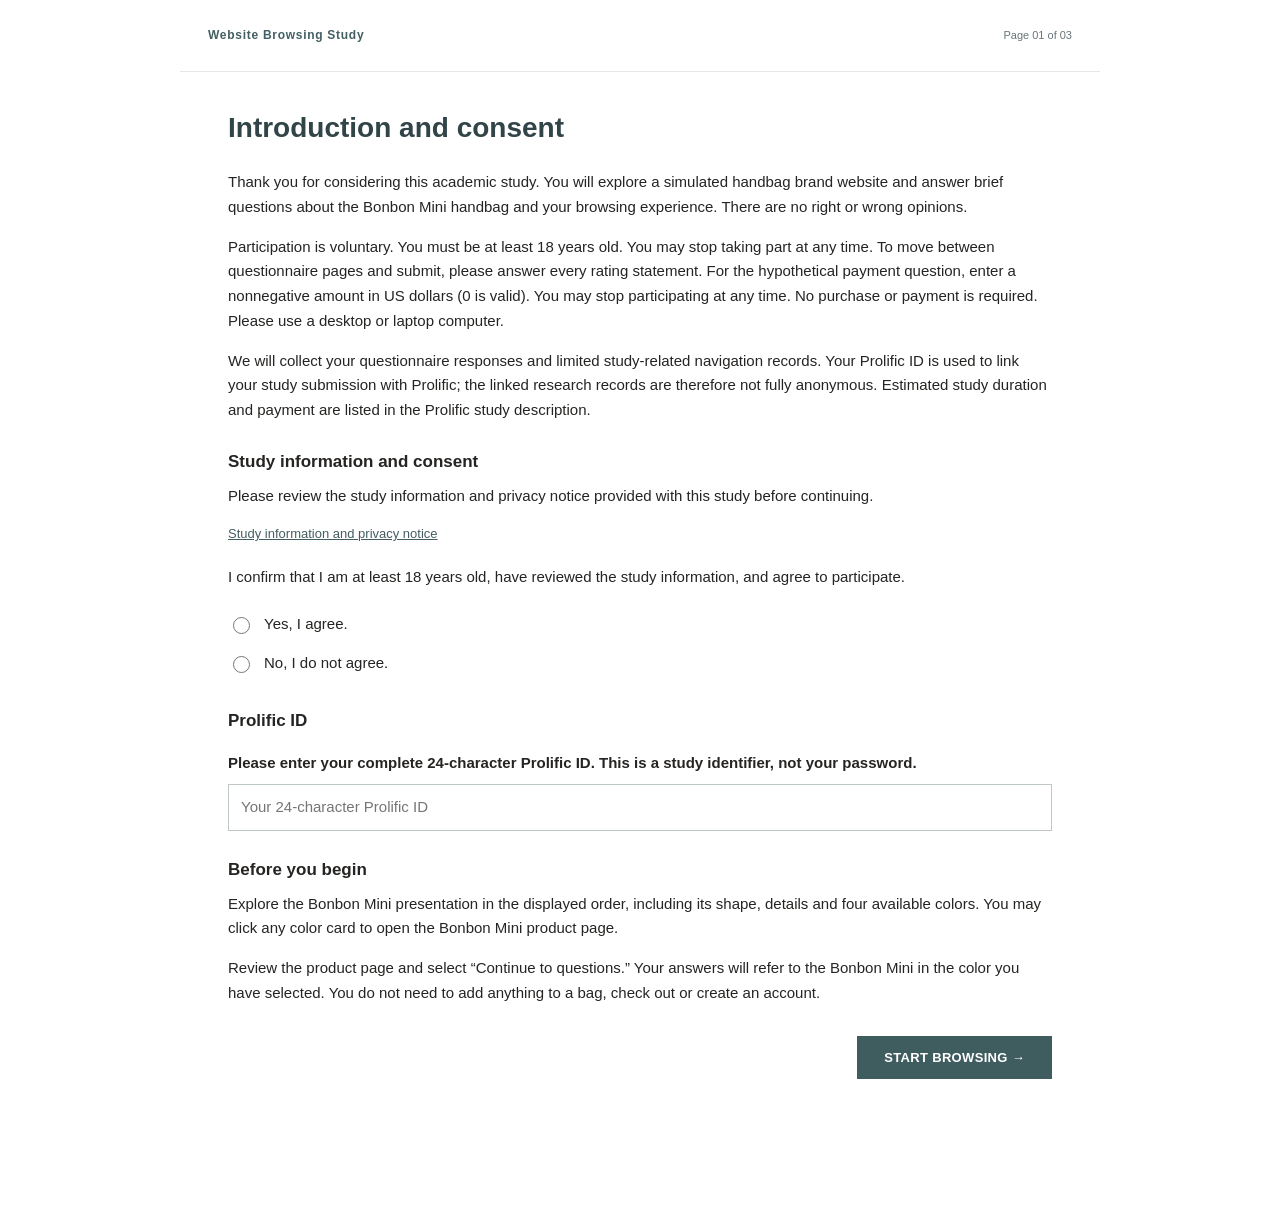
<file: index.html>
<!doctype html>
<html lang="en">
<head>
<meta charset="utf-8"><meta name="viewport" content="width=device-width,initial-scale=1">
<meta name="color-scheme" content="light"><meta name="robots" content="noindex,nofollow">
<meta name="study-protocol" content="ameline-pilot2-pl1-pl3-20261017-p01">
<meta name="entry-update" content="integrated-ab-idfix-20261019-04">
<title>Website Browsing Study</title>
<link rel="stylesheet" href="css/main.css?v=integrated-ab-idfix-20261019-04">
<script>
// No backend request is sent by this loader. It reports missing/mixed static files.
(function(){
 const failed=[];
 window.addEventListener('error',function(e){if(e.target&&e.target.tagName==='SCRIPT')failed.push(e.target.getAttribute('src')||'script');},true);
 window.addEventListener('load',function(){
  // The application diagnostics is the final init marker; do not send or display credentials.
  if(typeof window.STUDY_DIAGNOSTICS==='function'&&window.STUDY_DIAGNOSTICS().entryRevision==='integrated-ab-idfix-20261019-04')return;
  const app=document.getElementById('app');if(!app)return;
  app.replaceChildren();
  const main=document.createElement('main');main.style.cssText='max-width:900px;margin:50px auto;padding:24px;font:17px/1.7 system-ui';
  const h=document.createElement('h1');h.textContent='The website update is incomplete';main.append(h);
  const p=document.createElement('p');p.textContent='Some website files could not be loaded or belong to another update. Please contact the researcher. This is not evidence of a database failure.';main.append(p);
  const a=document.createElement('a');a.href='deployment-check.html';a.textContent='Researcher: check the upload';main.append(a);
  if(failed.length){const pre=document.createElement('pre');pre.style.whiteSpace='pre-wrap';pre.textContent='Files not loaded: '+failed.join(', ');main.append(pre);}
  app.append(main);
 });
})();
</script>
<script defer src="config.js?v=integrated-ab-idfix-20261019-04"></script>
<script defer src="js/content.js?v=integrated-ab-idfix-20261019-04"></script>
<script defer src="js/questions.js?v=integrated-ab-idfix-20261019-04"></script>
<script defer src="js/trace.js?v=integrated-ab-idfix-20261019-04"></script>
<script defer src="js/store.js?v=integrated-ab-idfix-20261019-04"></script>
<script defer src="js/study.js?v=integrated-ab-idfix-20261019-04"></script>
</head>
<body><div id="app"><p style="margin:40px">Loading the study interface…</p></div><noscript>Please enable JavaScript to use this study, or contact the researcher.</noscript></body>
</html>
</file>
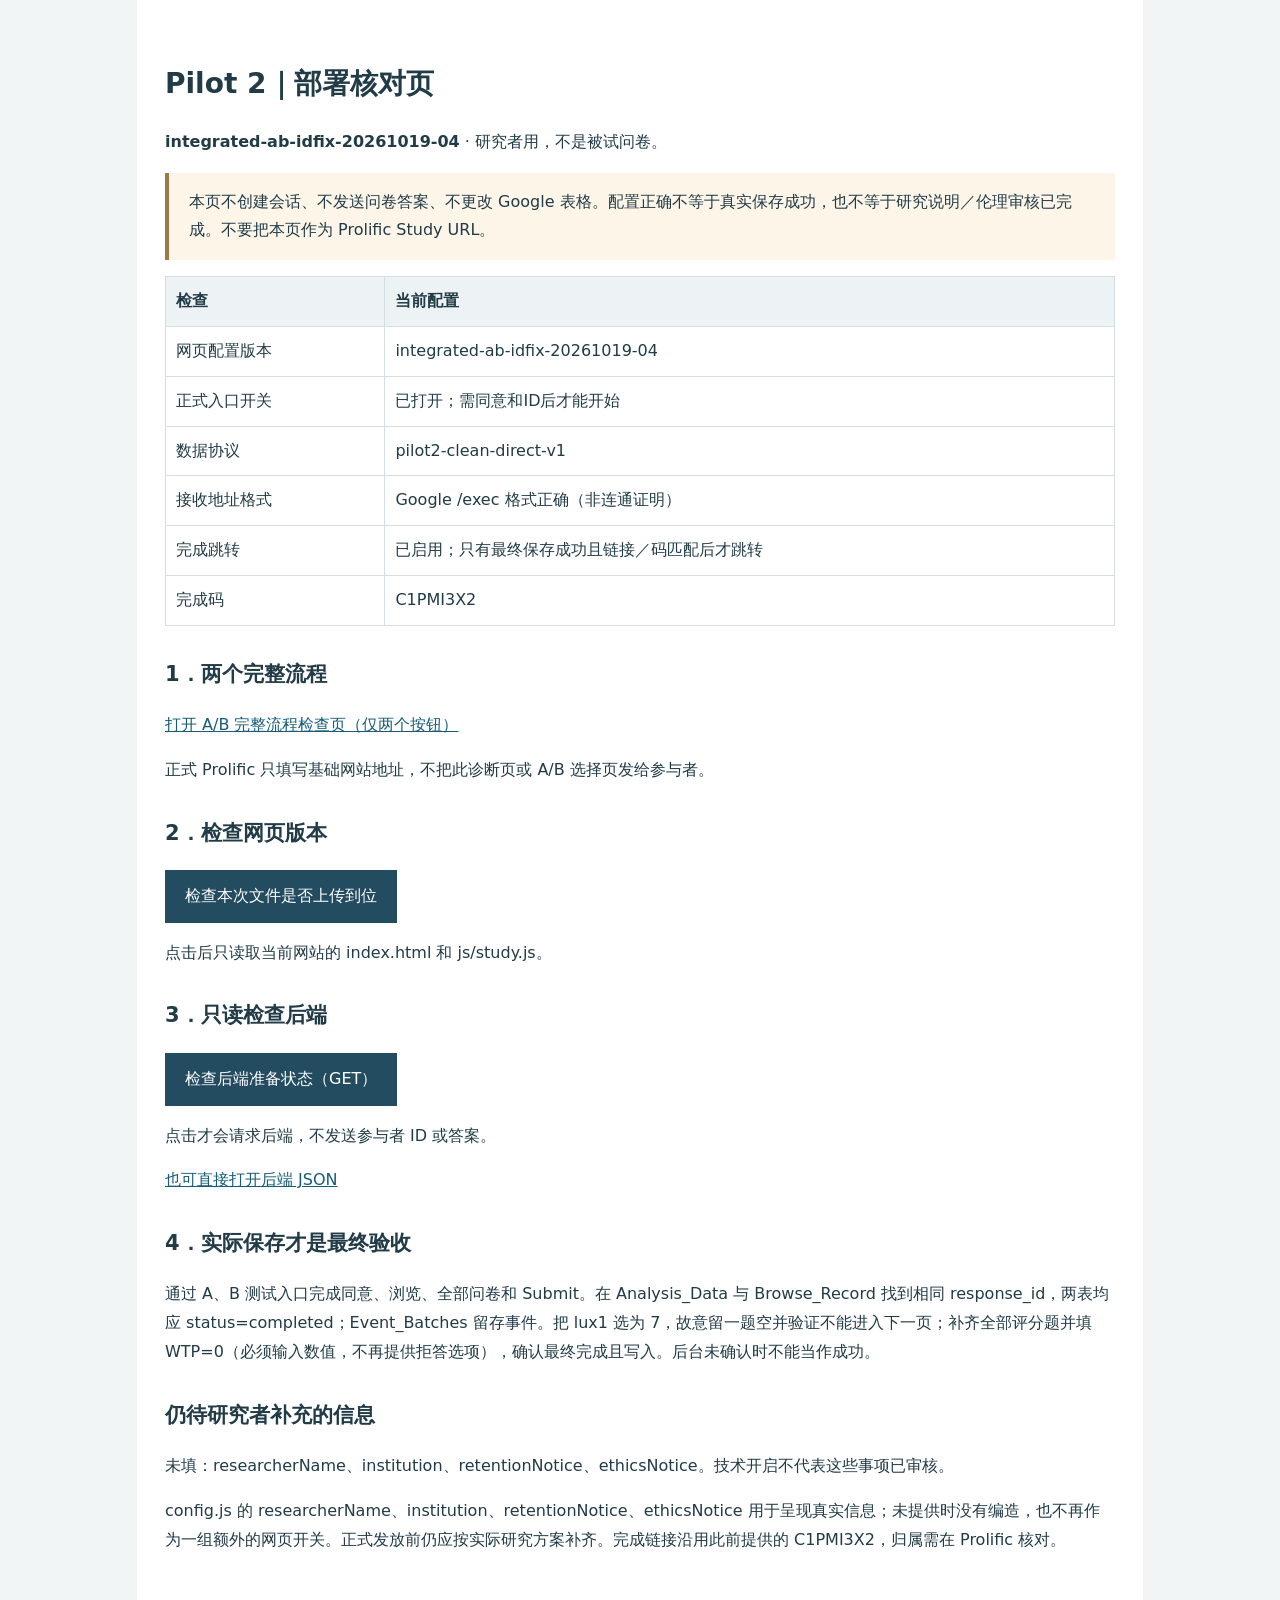
<file: deployment-check.html>
<!doctype html><html lang="zh-CN"><head><meta charset="utf-8"><meta name="viewport" content="width=device-width,initial-scale=1"><meta name="robots" content="noindex,nofollow"><title>Pilot 2 · 部署核对</title>
<style>body{margin:0;background:#f2f5f6;color:#213b47;font:16px/1.8 system-ui,-apple-system,"Microsoft YaHei",sans-serif}main{max-width:950px;margin:auto;padding:40px 28px 60px;background:white}h1{font-size:28px}h2{font-size:21px;margin-top:30px}table{border-collapse:collapse;width:100%}th,td{border:1px solid #d4dfe4;padding:10px;text-align:left;overflow-wrap:anywhere}th{background:#edf3f5}pre{padding:18px;background:#f3f6f7;white-space:pre-wrap;word-break:break-word}a{color:#175c78}button{padding:12px 20px;border:0;background:#244c60;color:white;font:inherit;cursor:pointer}.note{background:#fcf5e8;padding:15px 20px;border-left:4px solid #9e7942}.ok{color:#226049}.bad{color:#983f37}.links{display:flex;gap:16px;flex-wrap:wrap}</style>
<script src="config.js?v=integrated-ab-idfix-20261019-04"></script></head><body><main>
<h1>Pilot 2｜部署核对页</h1><p><b id="patch">integrated-ab-idfix-20261019-04</b> · 研究者用，不是被试问卷。</p>
<p class="note">本页不创建会话、不发送问卷答案、不更改 Google 表格。配置正确不等于真实保存成功，也不等于研究说明／伦理审核已完成。不要把本页作为 Prolific Study URL。</p>
<table><thead><tr><th>检查</th><th>当前配置</th></tr></thead><tbody id="config-state"></tbody></table>
<h2>1．两个完整流程</h2><p><a href="preview.html">打开 A/B 完整流程检查页（仅两个按钮）</a></p><p>正式 Prolific 只填写基础网站地址，不把此诊断页或 A/B 选择页发给参与者。</p><h2>2．检查网页版本</h2><button id="check-files">检查本次文件是否上传到位</button><p id="file-result">点击后只读取当前网站的 index.html 和 js/study.js。</p>
<h2>3．只读检查后端</h2><button id="check-api">检查后端准备状态（GET）</button><p id="api-result">点击才会请求后端，不发送参与者 ID 或答案。</p><p><a id="open-api" target="_blank" rel="noopener">也可直接打开后端 JSON</a></p><pre id="api-summary" hidden></pre>
<h2>4．实际保存才是最终验收</h2><p>通过 A、B 测试入口完成同意、浏览、全部问卷和 Submit。在 Analysis_Data 与 Browse_Record 找到相同 response_id，两表均应 status=completed；Event_Batches 留存事件。把 lux1 选为 7，故意留一题空并验证不能进入下一页；补齐全部评分题并填 WTP=0（必须输入数值，不再提供拒答选项），确认最终完成且写入。后台未确认时不能当作成功。</p>
<h2>仍待研究者补充的信息</h2><p id="research-warning"></p><p>config.js 的 researcherName、institution、retentionNotice、ethicsNotice 用于呈现真实信息；未提供时没有编造，也不再作为一组额外的网页开关。正式发放前仍应按实际研究方案补齐。完成链接沿用此前提供的 C1PMI3X2，归属需在 Prolific 核对。</p>
<script>
(function(){
'use strict';
const cfg=window.STUDY_CONFIG||{},rev='integrated-ab-idfix-20261019-04';
const match=/^https:\/\/script\.google\.com\/macros\/s\/[A-Za-z0-9_-]+\/exec$/.test(cfg.apiUrl||'');
const rows=[['网页配置版本',cfg.entryRevision===rev?rev:'不匹配／未加载：请替换根目录 config.js'],['正式入口开关',cfg.collectionEnabled===true?'已打开；需同意和ID后才能开始':'已暂停（不影响 ?test=1）'],['数据协议',cfg.dataSchema||'缺失'],['接收地址格式',match?'Google /exec 格式正确（非连通证明）':'未填写或格式不正确'],['完成跳转',cfg.completionRedirectEnabled===true?'已启用；只有最终保存成功且链接／码匹配后才跳转':'未启用'],['完成码',cfg.completionCode||'未提供']];
const tb=document.getElementById('config-state');for(const r of rows){const tr=document.createElement('tr');for(const v of r){const td=document.createElement('td');td.textContent=v;tr.append(td);}tb.append(tr);}
const missing=['researcherName','institution','retentionNotice','ethicsNotice'].filter(k=>!String(cfg[k]||'').trim());document.getElementById('research-warning').textContent=missing.length?'未填：'+missing.join('、')+'。技术开启不代表这些事项已审核。':'相关文字已填写，但本页不验证真实性或审批。';
const direct=document.getElementById('open-api');if(match)direct.href=cfg.apiUrl;else direct.hidden=true;
async function read(url){const c=new AbortController(),t=setTimeout(()=>c.abort(),15000);try{const r=await fetch(url,{method:'GET',credentials:'omit',cache:'no-store',signal:c.signal});if(!r.ok)throw Error('HTTP '+r.status);return r;}finally{clearTimeout(t);}}
document.getElementById('check-files').onclick=async function(){const out=document.getElementById('file-result');this.disabled=true;out.textContent='读取中…';try{const [a,b]=await Promise.all([read('index.html?check='+Date.now()).then(r=>r.text()),read('js/study.js?check='+Date.now()).then(r=>r.text())]);if(cfg.entryRevision!==rev||!a.includes('content="'+rev+'"')||!b.includes("const ENTRY_REVISION='"+rev+"';"))throw Error('存在旧文件或上传位置不同');out.textContent='已读到本次 index.html、config.js、js/study.js 的版本标记。接下来测试完整写表。';out.className='ok';}catch(e){out.textContent='未确认文件版本：'+e.message+'。请确保根目录 index.html/config.js 与 js/study.js 来自同一包。';out.className='bad';}finally{this.disabled=false;}};
document.getElementById('check-api').onclick=async function(){const out=document.getElementById('api-result'),pre=document.getElementById('api-summary');this.disabled=true;pre.hidden=true;out.textContent='正在只读检查（最多约15秒）…';try{if(!match)throw Error('无有效 /exec 配置');const j=await(await read(cfg.apiUrl)).json();const summary={ok:j.ok,ready:j.ready,required_policy:j.required_policy,service_revision:j.service_revision,pid_policy:j.pid_policy,performance_patch:j.performance_patch,backend_package:j.backend_package,data_schema:j.data_schema,data_namespace:j.data_namespace,target_sheet_matches:j.target_sheet_matches,write_mode:j.write_mode,columns:j.columns,expected_pl:j.expected_pl};pre.textContent=JSON.stringify(summary,null,2);pre.hidden=false;const ok=j.ok===true&&j.ready===true&&j.service_revision==='integrated-ab-20261019-03'&&j.pid_policy==='prolific-24char-v1'&&j.performance_patch==='per-session-write-v1'&&j.required_policy==='wtp-numeric-required-20261019-02'&&j.backend_package===cfg.backendPackage&&j.data_schema===cfg.dataSchema&&j.target_sheet_matches===true&&j.write_mode==='direct_separate_tables'&&j.columns&&j.columns.Analysis_Data===24&&j.columns.Browse_Record===20&&j.columns.Event_Batches===8&&JSON.stringify(j.expected_pl)==='[1,3]';out.textContent=ok?'准备状态匹配；这仍不是实际问卷保存验收。':'已取得响应，但版本／准备状态不完全匹配。核对原项目的活动部署，不删除数据。';out.className=ok?'ok':'bad';}catch(e){out.textContent='本页未取得可核对的响应。可能是访问权限、跨域读取限制、网络或服务延迟；不能仅凭此断言数据库坏了。请使用上方“直接打开后端 JSON”，并测试问卷。'+(e.name==='AbortError'?'（本次读取已超时）':'');out.className='bad';}finally{this.disabled=false;}};
})();
</script></main></body></html>
</file>
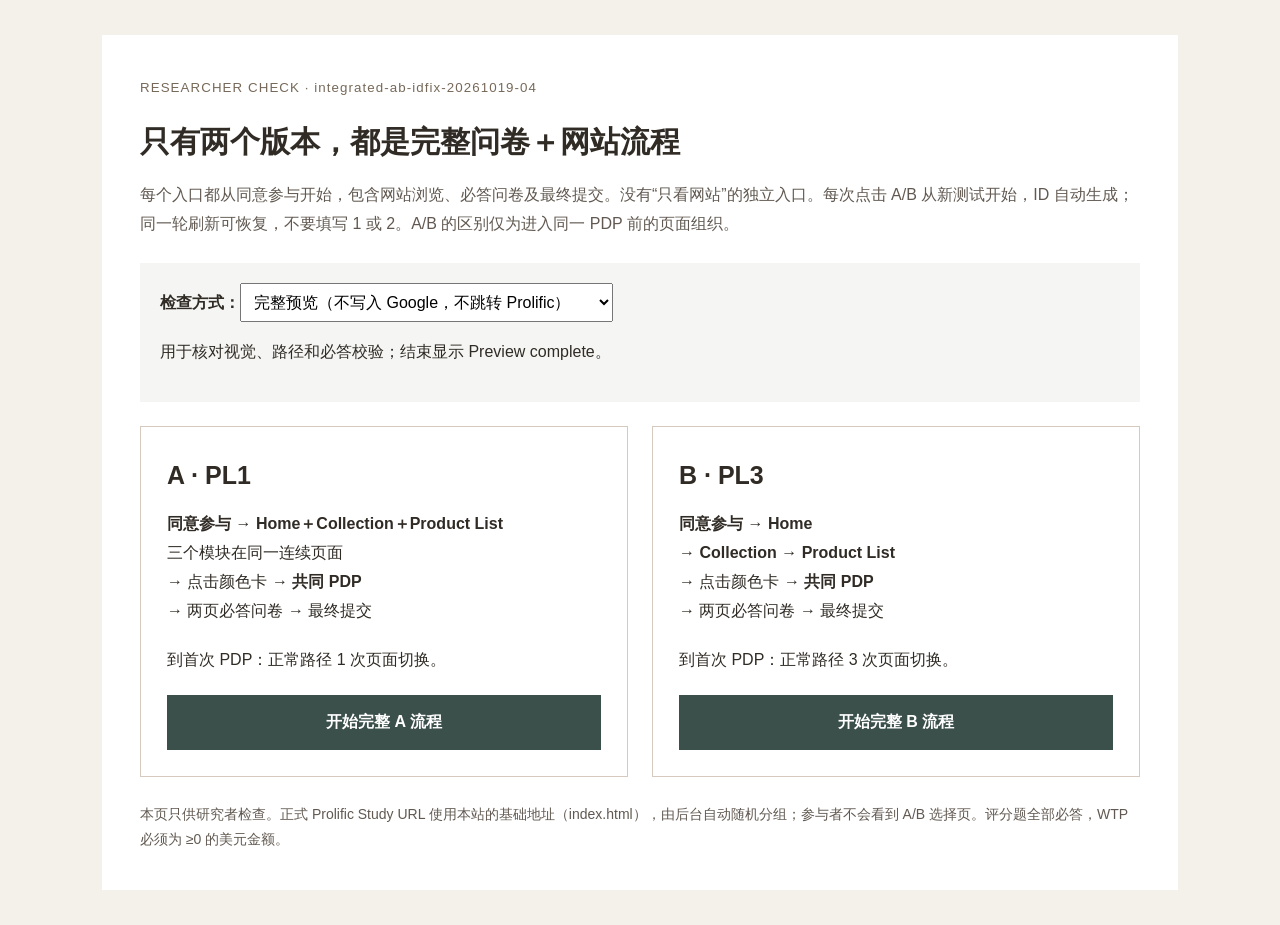
<file: preview.html>
<!doctype html>
<html lang="zh-CN"><head><meta charset="utf-8"><meta name="viewport" content="width=device-width,initial-scale=1"><meta name="robots" content="noindex,nofollow"><title>Pilot 2 · 两个完整 A/B 流程</title>
<style>body{margin:0;background:#f4f0ea;color:#302b25;font:16px/1.8 -apple-system,BlinkMacSystemFont,"Segoe UI",sans-serif}main{max-width:1000px;margin:35px auto;padding:38px;background:#fff}h1{font-size:30px;line-height:1.3}h2{font-size:25px;margin:0 0 12px}.intro{color:#615951}.grid{display:grid;grid-template-columns:1fr 1fr;gap:24px}.card{border:1px solid #d5cabd;padding:26px}.flow{min-height:120px}a{display:block;text-align:center;padding:13px;background:#3b4f4b;color:#fff;text-decoration:none;font-weight:600;margin-top:20px}select{font:inherit;max-width:100%;padding:9px}.mode{background:#f5f6f4;padding:20px;margin:24px 0}.note{font-size:14px;color:#615951;margin:25px 0 0}small{letter-spacing:.08em;color:#776959}@media(max-width:680px){main{margin:0;padding:24px}.grid{grid-template-columns:1fr}.flow{min-height:0}}</style>
<script src="config.js?v=integrated-ab-idfix-20261019-04"></script></head><body><main>
<small>RESEARCHER CHECK · integrated-ab-idfix-20261019-04</small><h1>只有两个版本，都是完整问卷＋网站流程</h1>
<p class="intro">每个入口都从同意参与开始，包含网站浏览、必答问卷及最终提交。没有“只看网站”的独立入口。每次点击 A/B 从新测试开始，ID 自动生成；同一轮刷新可恢复，不要填写 1 或 2。A/B 的区别仅为进入同一 PDP 前的页面组织。</p>
<div class="mode"><label for="mode"><b>检查方式：</b></label><select id="mode"><option value="preview">完整预览（不写入 Google，不跳转 Prolific）</option><option value="test">真实保存测试（写入 Google，标记 is_test=1）</option></select><p id="mode-note">用于核对视觉、路径和必答校验；结束显示 Preview complete。</p></div>
<div class="grid"><section class="card"><h2>A · PL1</h2><div class="flow"><b>同意参与</b> → <b>Home＋Collection＋Product List</b><br>三个模块在同一连续页面<br>→ 点击颜色卡 → <b>共同 PDP</b><br>→ 两页必答问卷 → 最终提交</div><p>到首次 PDP：正常路径 1 次页面切换。</p><a id="flow-a" href="index.html?preview=1&amp;condition=A">开始完整 A 流程</a></section>
<section class="card"><h2>B · PL3</h2><div class="flow"><b>同意参与</b> → <b>Home</b><br>→ <b>Collection</b> → <b>Product List</b><br>→ 点击颜色卡 → <b>共同 PDP</b><br>→ 两页必答问卷 → 最终提交</div><p>到首次 PDP：正常路径 3 次页面切换。</p><a id="flow-b" href="index.html?preview=1&amp;condition=B">开始完整 B 流程</a></section></div>
<p class="note">本页只供研究者检查。正式 Prolific Study URL 使用本站的基础地址（index.html），由后台自动随机分组；参与者不会看到 A/B 选择页。评分题全部必答，WTP 必须为 ≥0 的美元金额。</p>
<script>const mode=document.getElementById('mode');function setMode(){const live=mode.value==='test';document.getElementById('flow-a').href=live?'index.html?test=1&cond=A':'index.html?preview=1&condition=A';document.getElementById('flow-b').href=live?'index.html?test=1&cond=B':'index.html?preview=1&condition=B';document.getElementById('mode-note').textContent=live?'这两个入口都会写入测试记录；只有最终收到服务器确认才算完成。测试不会自动返回 Prolific；每次从本页点击 A/B 都生成一轮新测试。':'用于核对视觉、路径和必答校验；结束显示 Preview complete。';}mode.addEventListener('change',setMode);setMode();
for(const id of ['flow-a','flow-b'])document.getElementById(id).addEventListener('click',function(){
 setMode();const token=window.crypto&&crypto.randomUUID?crypto.randomUUID():String(Date.now())+'-'+Math.random().toString(36).slice(2);
 this.href+=(this.href.includes('?')?'&':'?')+'test_run='+encodeURIComponent(token);
});</script></main></body></html>
</file>
<file: css/main.css>
/* Simple reference-matched presentation. No web-font download, reveal, timer or condition-specific styling. */
:root{--ink:#262422;--muted:#706a63;--line:#e5e0d8;--paper:#fff;--header:106px;--serif:Georgia,'Times New Roman',serif;--sans:Arial,'Helvetica Neue',sans-serif;color-scheme:light;scroll-padding-top:var(--header);font-family:var(--sans);color:var(--ink);background:#fff}
*{box-sizing:border-box}body{margin:0;font-size:15px;line-height:1.65}button,input,textarea{font:inherit;color:inherit}button{cursor:pointer}button:disabled{cursor:wait;opacity:.6}button:focus-visible,a:focus-visible,input:focus-visible,summary:focus-visible{outline:2px solid #846749;outline-offset:4px}button{border-radius:0}img{display:block;max-width:100%}[hidden]{display:none!important}h1,h2,h3,p{margin:0}h1,h2,h3{font-family:var(--serif);font-weight:400}p+p{margin-top:12px}.stimulus{min-height:100vh}.site-header{height:var(--header);background:#fff;border-bottom:1px solid var(--line);position:sticky;top:0;z-index:20;display:flex;flex-direction:column;align-items:center;justify-content:center;gap:14px}.wordmark{font-family:var(--serif);letter-spacing:.19em;font-size:24px;background:none;border:0;padding:0 0 0 .19em;line-height:1.1}.site-nav{display:flex;gap:34px;align-items:center}.site-nav button{font-size:10px;font-weight:600;letter-spacing:.12em;border:0;background:none;padding:4px 2px}.site-main{width:min(100%,1060px);margin:auto}.primary,.secondary{display:inline-flex;align-items:center;justify-content:center;gap:24px;min-height:43px;min-width:132px;padding:11px 26px;background:#282623;color:#fff;border:1px solid #282623;font-size:11px;letter-spacing:.12em;text-transform:uppercase;line-height:1.5}.light{background:#fff;color:#39332b;border:0}.secondary{background:#fff;color:#282623;border-color:#9b9184}.text-button{border:0;background:none;text-decoration:underline;text-underline-offset:4px;padding:6px;font-size:13px}.module{scroll-margin-top:var(--header);position:relative}.home{height:548px;display:grid;grid-template-columns:51% 49%;background:#ab957d;overflow:hidden}.hero-photo{height:548px;overflow:hidden;background:#ac967e}.hero-photo img{width:100%;height:100%;object-fit:contain;object-position:center}.hero-copy{padding:55px 36px 40px;display:flex;flex-direction:column;justify-content:center;align-items:center;text-align:center;color:#fff;background:linear-gradient(90deg,#ac967e,#a48d74)}.hero-copy h1{font-size:49px;line-height:1.04;letter-spacing:.025em;margin-bottom:22px}.hero-copy p{font-family:var(--serif);font-size:21px;max-width:245px;line-height:1.28;margin-bottom:34px}.collection{height:548px;overflow:hidden;background:#d9d1c6;display:flex;flex-direction:column}.collection-copy{text-align:center;display:flex;flex-direction:column;align-items:center;justify-content:center;min-height:310px;padding:44px 30px 36px;background:#c6bbaa;color:#fff}.collection-copy h2{font-size:39px;margin-bottom:18px;line-height:1.15}.collection-copy p{font-family:var(--serif);font-size:18px;line-height:1.42;max-width:455px;margin-bottom:25px}.collection-photo{height:238px;width:100%;overflow:hidden}.collection-photo img{width:100%;height:100%;object-fit:cover;object-position:50% 45%}.products{padding:46px 34px 52px;display:grid;grid-template-columns:140px minmax(0,1fr);gap:28px;min-height:730px;background:#fff}.categories{padding-top:60px;font-size:11px;line-height:2.9}.categories p{font-size:10px;font-weight:bold;letter-spacing:.06em}.categories span{display:block;color:#67625a}.product-area h2{text-align:center;font-size:27px;line-height:1.2;margin-bottom:25px}.product-grid{display:grid;grid-template-columns:1fr 1fr;gap:26px 20px;max-width:604px;margin:auto}.product-card{border:0;background:none;padding:0;text-align:left;display:block;width:100%}.product-photo{display:block;aspect-ratio:1.15;background:#ece9e3;overflow:hidden}.product-photo img{height:100%;width:100%;object-fit:contain}.product-name{display:block;font-family:var(--serif);font-size:17px;margin-top:9px;line-height:1.35}.product-color{display:block;font-size:12px;line-height:1.5;color:var(--muted);margin-top:2px}.pdp{display:grid;grid-template-columns:minmax(0,1.08fr) minmax(0,1fr);gap:50px;align-items:start;padding:46px 44px 55px;min-height:660px}.pdp-photo{background:#ebe7e0}.pdp-photo img{width:100%;max-height:566px;object-fit:contain}.pdp-info{padding:10px 0}.pdp-info h1{font-size:31px;line-height:1.2;margin-bottom:24px}.pdp-description{font-family:var(--serif);font-size:20px;line-height:1.35;max-width:285px;margin-bottom:22px}.color-label{font-size:12px;color:var(--muted);margin-bottom:13px}.swatches{display:flex;gap:15px;margin:0 0 27px}.swatch{height:29px;width:29px;border-radius:50%;border:1px solid #a49889;padding:0}.swatch[aria-pressed=true]{outline:1px solid #34302a;outline-offset:4px}.add-selection{width:100%;margin-bottom:20px}.bag-notice{font-size:12px;padding-bottom:13px}.pdp-info details{border-top:1px solid var(--line)}.pdp-info details:last-of-type{border-bottom:1px solid var(--line)}summary{cursor:pointer;list-style:none}summary::-webkit-details-marker{display:none}.pdp-info summary{font-family:var(--serif);font-size:15px;padding:12px 0;display:flex;justify-content:space-between}.pdp-info summary:after{content:'+'}.pdp-info details[open] summary:after{content:'−'}.pdp-info details p{font-size:13px;color:var(--muted);padding:0 0 16px}.study-next{margin-top:25px}.study-next .secondary{width:100%}.site-footer{max-width:1060px;margin:auto;border-top:1px solid #eee9e2;text-align:center;font-size:10px;color:#8f877b;letter-spacing:.1em;padding:15px}
/* Research forms are not the brand stimulus. No product images on questionnaire pages. */
.preview-banner{background:#f2eadc;border-bottom:1px solid #ded0bb;text-align:center;color:#675139;padding:9px 14px;font-size:12px}.study-top{height:72px;max-width:920px;margin:auto;display:flex;align-items:center;justify-content:space-between;padding:0 28px;border-bottom:1px solid #e4e8e8}.study-top strong{font-size:12px;letter-spacing:.06em;color:#436064}.study-top span{font-size:11px;color:#677579}.study-shell{max-width:880px;margin:auto;padding:38px 28px 72px}.study-shell h1{font-family:var(--sans);font-weight:600;font-size:28px;line-height:1.25;margin-bottom:25px;color:#314448}.study-shell h2{font-family:var(--sans);font-size:17px;font-weight:600;line-height:1.4;margin:27px 0 10px}.study-shell p{line-height:1.65;margin-bottom:15px}.choice{display:flex;gap:11px;align-items:center;padding:9px 0;line-height:1.4}.choice input{accent-color:#405e61;width:17px;height:17px}.input-label{display:block;font-weight:600;margin:18px 0 8px}input[type=text],input[type=number],textarea{padding:10px 12px;border:1px solid #bec6c7;background:white;max-width:100%;font-size:15px}input[type=text],textarea{width:100%}textarea{min-height:100px}.info-box{background:#f5f7f7;padding:18px 20px;margin:21px 0}.info-box p:last-child{margin-bottom:0}.actions{display:flex;justify-content:space-between;gap:16px;margin-top:30px;flex-wrap:wrap}.study-shell .primary{background:#3f5c5f;border-color:#3f5c5f;letter-spacing:.025em;font-weight:bold;text-transform:none;font-size:13px}.study-shell .secondary{letter-spacing:0;text-transform:none;font-size:13px}.msg{font-size:13px;color:#706656;min-height:23px;margin-top:16px!important}.msg.error{color:#963b31}.msg.ok{color:#426449}.target-text{border-left:3px solid #bdcaca;padding:6px 18px;margin:20px 0 22px}.target-text strong{font-size:18px;display:block;margin-bottom:4px}.target-text span{font-size:14px;display:block}.scale-caption{font-size:12px;color:#52676a;margin:10px 0 13px!important}.matrix{width:100%;border-collapse:collapse;table-layout:fixed}.matrix th{font-weight:400;font-size:12px;background:#eaf0f0;padding:8px 4px}.matrix th:first-child{text-align:left;width:57%;padding-left:11px}.matrix th:not(:first-child){width:6.1428%}.matrix td{border-bottom:1px solid #d9e1e1;padding:11px 4px;vertical-align:middle}.matrix td:first-child{padding-left:11px;padding-right:13px;font-size:14px;line-height:1.5}.matrix tr:nth-child(even) td{background:#f7f9f9}.matrix td label{display:flex;align-items:center;justify-content:center;min-height:32px;cursor:pointer}.matrix input{margin:0;width:17px;height:17px;accent-color:#405e61}.matrix .clear-answer{font:11px var(--sans);color:#61777a;background:none;border:0;text-decoration:underline;display:block;padding:3px 0 0}.wtp-row{display:flex;align-items:center;gap:13px;flex-wrap:wrap}.wtp-row input[type=number]{width:180px}.wtp-help{font-size:13px;color:#53696b}.technical-link{position:fixed;right:15px;bottom:12px;border:1px solid #ddd5cb;background:#ffffffed;font-size:11px;padding:6px 10px;z-index:40}.preview-tool{position:fixed;left:14px;bottom:12px;z-index:45;background:#fff;border:1px solid #d1c4b3;font-size:12px;max-width:265px}.preview-tool summary{padding:6px 10px}.preview-tool div{padding:9px 12px;border-top:1px solid #ddd}.dialog-overlay{position:fixed;inset:0;background:#0004;display:flex;align-items:center;justify-content:center;z-index:60;padding:25px}.dialog-panel{background:#fff;max-width:590px;width:100%;padding:30px}.dialog-panel h2{font-size:26px;margin-bottom:15px}.dialog-panel .actions{gap:8px}.privacy-notice{margin-top:10px}.privacy-notice summary{font-size:13px;text-decoration:underline;color:#435d62}.privacy-notice div{font-size:13px;padding-top:12px}.optional-hint{font-size:12px;color:#6c7b7c}
@media(max-width:700px){:root{--header:96px}.site-nav{gap:30px}.wordmark{font-size:23px}.home{height:490px;grid-template-columns:46% 54%}.hero-photo{height:490px}.hero-copy{padding:30px 14px}.hero-copy h1{font-size:29px}.hero-copy p{font-size:17px}.primary{padding:10px 15px;min-width:110px;gap:12px}.collection{height:490px}.collection-copy{min-height:290px;padding:34px 25px}.collection-copy h2{font-size:31px}.collection-copy p{font-size:17px}.collection-photo{height:200px}.products{padding:30px 18px;grid-template-columns:1fr;gap:15px;min-height:600px}.categories{padding:0;display:flex;align-items:center;gap:17px;line-height:1.4}.categories span{font-size:10px}.categories span:last-child{display:none}.product-area h2{font-size:25px;margin-bottom:19px}.product-grid{gap:24px 14px}.product-photo{aspect-ratio:.95}.product-name{font-size:16px}.pdp{grid-template-columns:1fr;padding:24px 22px 70px;gap:26px}.pdp-photo{max-width:370px;margin:auto}.pdp-info{padding:0}.pdp-info h1{font-size:29px}.pdp-description{max-width:none}.study-shell{padding:27px 17px 68px}.study-shell h1{font-size:24px}.study-top{padding:0 17px}.study-top strong{font-size:10px}.study-top span{font-size:10px}.matrix thead{position:absolute;width:1px;height:1px;overflow:hidden;clip:rect(0,0,0,0)}.matrix tbody{display:block}.matrix tr{display:grid;grid-template-columns:repeat(7,1fr);padding:11px 0;border-top:1px solid #dce4e4}.matrix td{border:0;padding:7px 0}.matrix td:first-child{grid-column:1/-1;padding:4px 2px 10px}.matrix td label{flex-direction:column;gap:6px}.matrix td:not(:first-child) label:after{content:attr(data-label);font-size:12px}.matrix tr:nth-child(even) td{background:none}.matrix tr:nth-child(even){background:#f7f9f9}.wtp-row{gap:10px}.target-text strong{font-size:17px}.dialog-panel{padding:22px}.dialog-panel .primary,.dialog-panel .secondary{font-size:10px}}
@media(prefers-reduced-motion:reduce){*{scroll-behavior:auto!important}}

/* Pilot 2 mandatory-response protocol: unmistakable per-item and WTP feedback. */
.required-star{color:#9b3b32;font-weight:700}
.required-note{background:#edf4f4;border-left:3px solid #426668;padding:11px 14px;font-size:14px;margin:12px 0 22px}
.validation-message{background:#fff1ef;color:#90352e;border-left:4px solid #b95043;padding:14px 16px;margin:0 0 24px;font-weight:600}
.matrix tr.question-missing td{background:#fff2ef!important}
.matrix tr.question-missing td:first-child:after{content:' Required — please select 1–7';display:block;color:#93372c;font-size:12px;font-weight:600;margin-top:5px}
.wtp-row.question-missing{padding:10px 12px;background:#fff2ef;outline:1px solid #d28b80;outline-offset:3px}
.wtp-row.question-missing:after{content:'Required — enter an amount in US dollars (0 is valid)';width:100%;font-size:12px;color:#93372c;font-weight:600}
</file>
